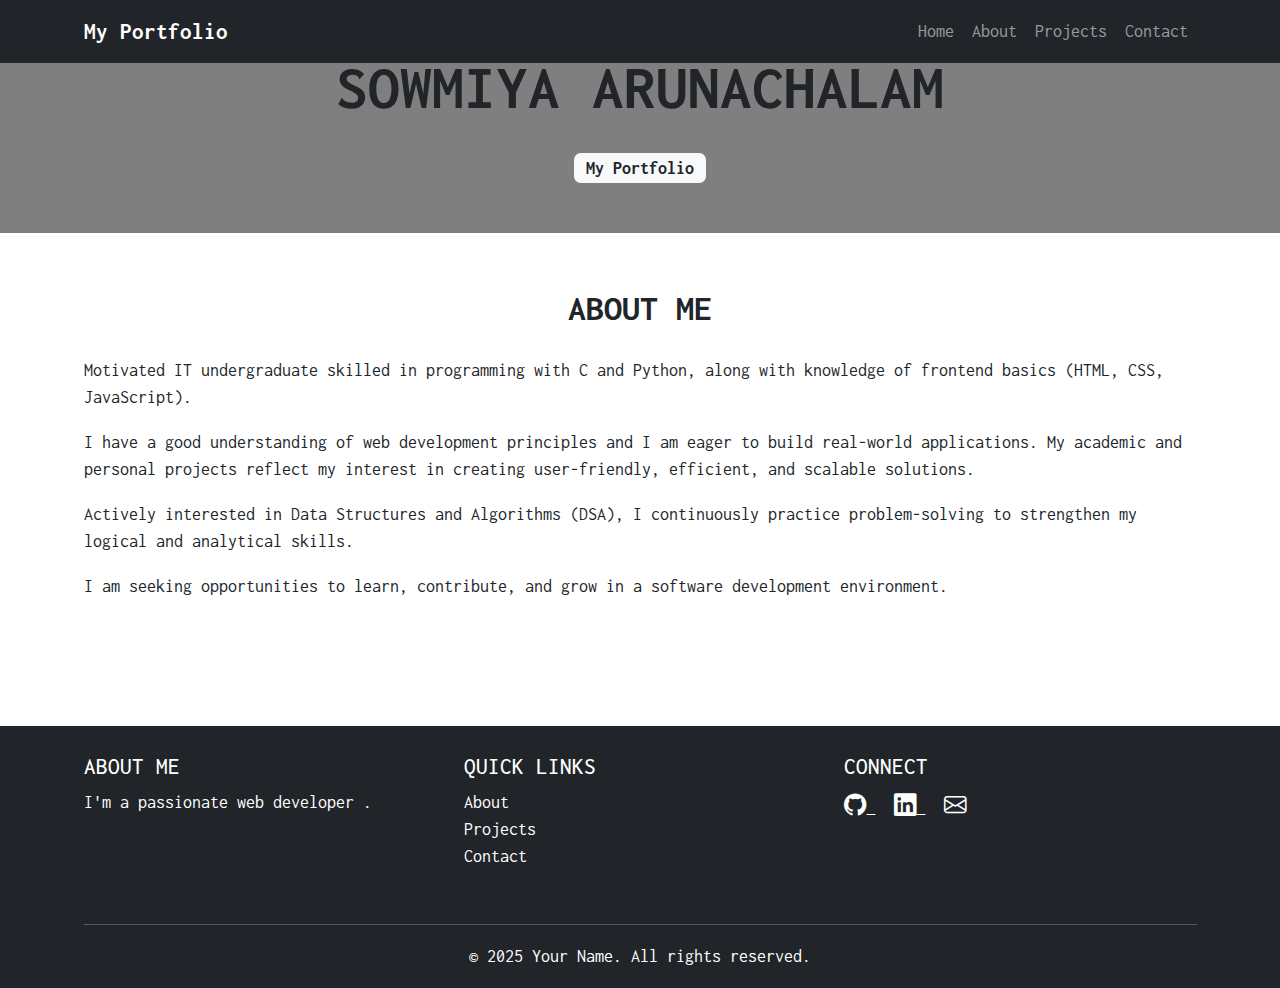
<file: index.html>
<!DOCTYPE html>
<html lang="en">
<head>
  <meta charset="UTF-8">
  <meta name="viewport" content="width=device-width, initial-scale=1.0">
  <title>My Portfolio</title>
  <!-- Bootstrap CSS -->
  <link href="https://cdn.jsdelivr.net/npm/bootstrap@5.3.3/dist/css/bootstrap.min.css" rel="stylesheet">
  <!-- Google Font -->
  <link rel="stylesheet" href="https://fonts.googleapis.com/css?family=Inconsolata">
    <link href="https://cdn.jsdelivr.net/npm/bootstrap-icons@1.10.5/font/bootstrap-icons.css" rel="stylesheet">

  <style>
    body, html {
      font-family: "Inconsolata", sans-serif;
      font-size: 18px;
    }

    
    .overlay {
      background: rgba(0,0,0,0.5);
      width: 100%;
      padding: 50px 20px;
      text-align: center;
    }

    @media (max-width: 576px) {
      .overlay h1 {
        font-size: 2rem;
      }
      .overlay span {
        font-size: 0.9rem;
      }
    }
  </style>
</head>
<body>

<!-- Navbar -->
<nav class="navbar navbar-expand-lg navbar-dark bg-dark fixed-top">
  <div class="container">
    <a class="navbar-brand fw-bold" href="index.html">My Portfolio</a>
    <button class="navbar-toggler" type="button" data-bs-toggle="collapse" data-bs-target="#navbarNav">
      <span class="navbar-toggler-icon"></span>
    </button>
    <div class="collapse navbar-collapse justify-content-end" id="navbarNav">
      <ul class="navbar-nav">
        <li class="nav-item"><a class="nav-link" href="index.html">Home</a></li>
        <li class="nav-item"><a class="nav-link" href="about.html">About</a></li>
        <li class="nav-item"><a class="nav-link" href="project.html">Projects</a></li>
        <li class="nav-item"><a class="nav-link" href="contact.html">Contact</a></li>
      </ul>
    </div>
  </div>
</nav>

<!-- Hero Section -->
<header class="bgimg">
  <div class="overlay">
    <h1 class="display-4 fw-bold">SOWMIYA ARUNACHALAM</h1>
    <span class="badge bg-light text-dark fs-6 mt-3">My Portfolio</span>
  </div>
</header>

<!-- About Section -->
<section class="container py-5" id="about">
  <div class="text-center mb-4">
    <h2 class="fw-bold">ABOUT ME</h2>
  </div>
  <p>
    Motivated IT undergraduate skilled in programming with C and Python, along with knowledge of frontend basics (HTML, CSS, JavaScript).
  </p>
  <p>
    I have a good understanding of web development principles and I am eager to build real-world applications. My academic and personal projects reflect my interest in creating user-friendly, efficient, and scalable solutions.
  </p>
  <p>
    Actively interested in Data Structures and Algorithms (DSA), I continuously practice problem-solving to strengthen my logical and analytical skills.
  </p>
  <p>
    I am seeking opportunities to learn, contribute, and grow in a software development environment.
  </p>
</section>

<!-- Bootstrap JS -->
   <footer class="bg-dark text-white pt-4 pb-3 mt-5">
  <div class="container text-center text-md-start">
    <div class="row">
      <!-- About -->
      <div class="col-md-4 mb-3">
        <h5 class="text-uppercase">About Me</h5>
        <p>
          I'm a passionate web developer .
        </p>
      </div>

      <!-- Quick Links -->
      <div class="col-md-4 mb-3">
        <h5 class="text-uppercase">Quick Links</h5>
        <ul class="list-unstyled">
          <li><a href="about.html" class="text-white text-decoration-none">About</a></li>
          <li><a href="project.html" class="text-white text-decoration-none">Projects</a></li>
          <li><a href="contact.html" class="text-white text-decoration-none">Contact</a></li>
        </ul>
      </div>

      <!-- Social Media -->
      <div class="col-md-4 mb-3">
        <h5 class="text-uppercase">Connect</h5>
        <a href="https://github.com/sowmiyacodes" class="text-white me-3" target="_blank">
          <i class="bi bi-github fs-5"></i>
        </a>
        <a href="#" class="text-white me-3" >
          <i class="bi bi-linkedin fs-5"></i>
        </a>
        <a href="mailto:sowmiya9b@example.com" class="text-white">
          <i class="bi bi-envelope fs-5"></i>
        </a>
      </div>
    </div>

    <hr class="border-light" />

    <div class="text-center">
      <p class="mb-0">&copy; 2025 Your Name. All rights reserved.</p>
    </div>
  </div>
</footer>
<script src="https://cdn.jsdelivr.net/npm/bootstrap@5.3.3/dist/js/bootstrap.bundle.min.js"></script>
</body>
</html>
</file>
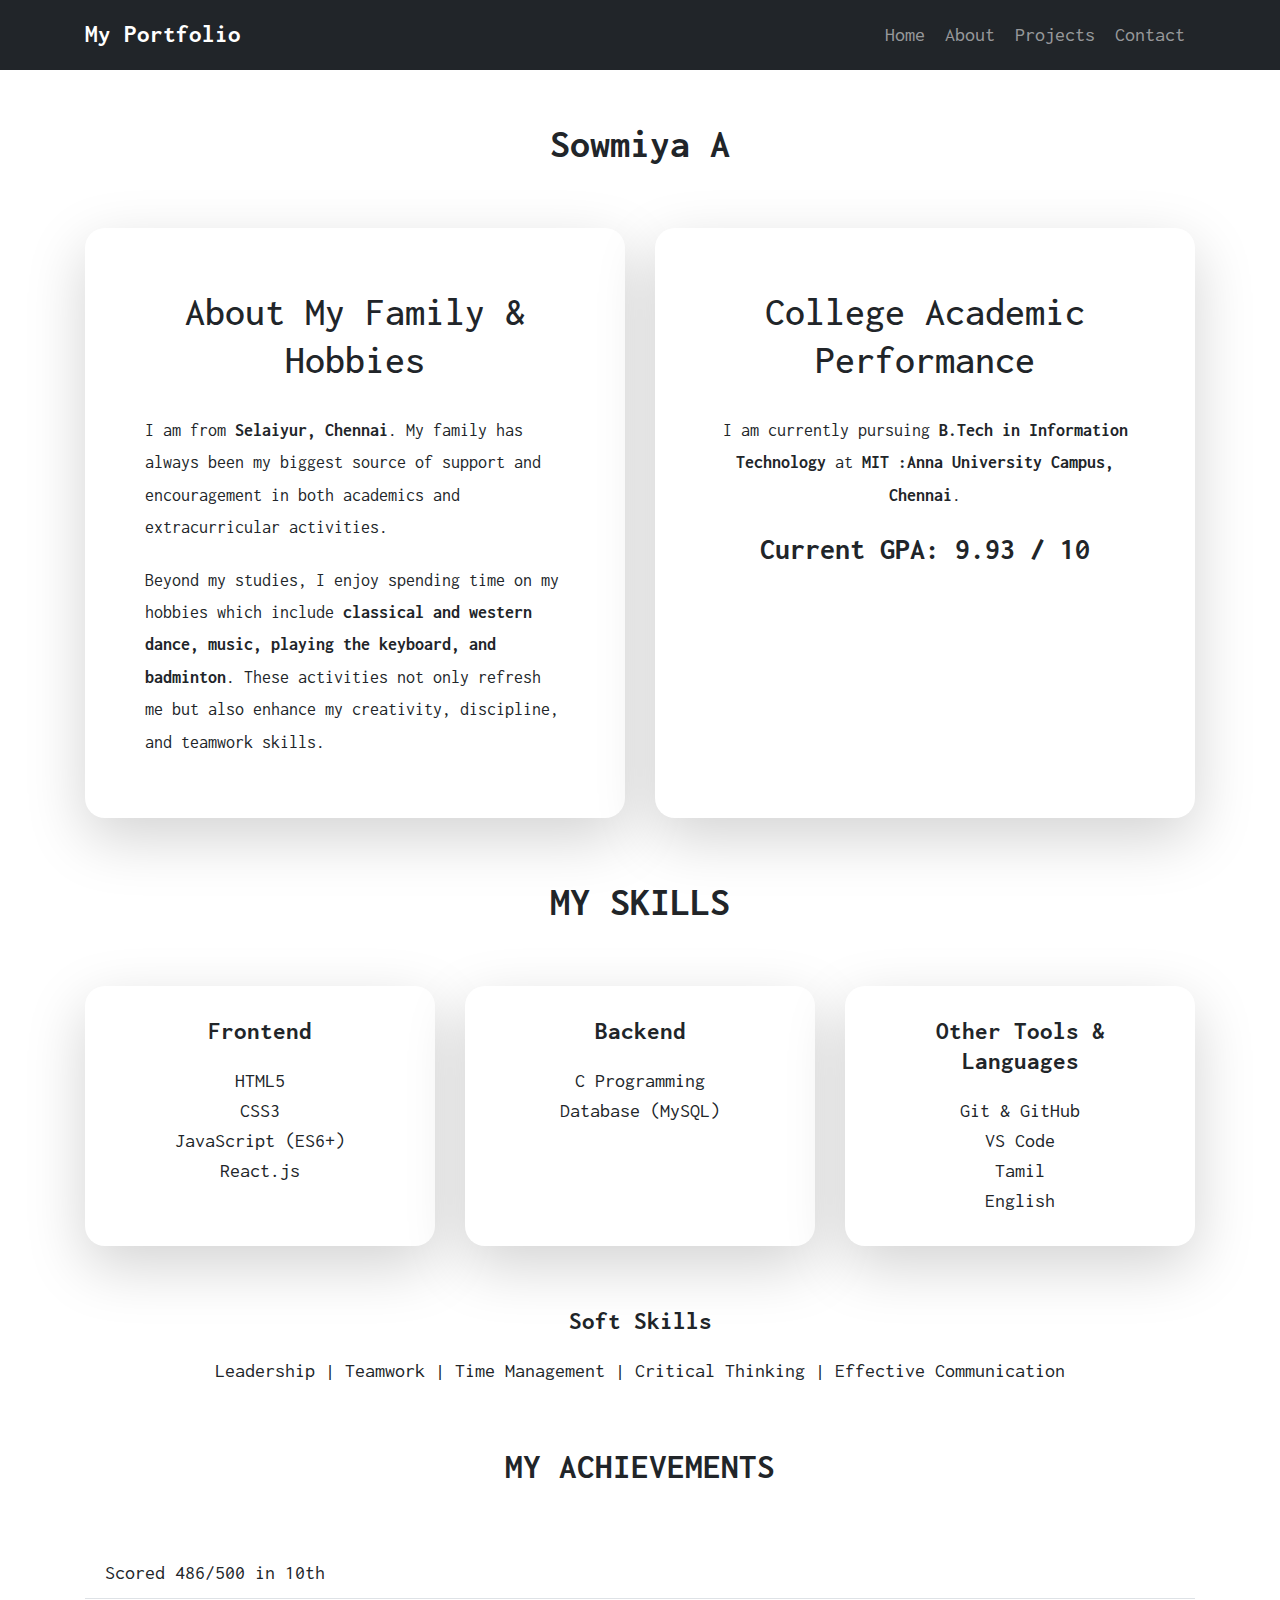
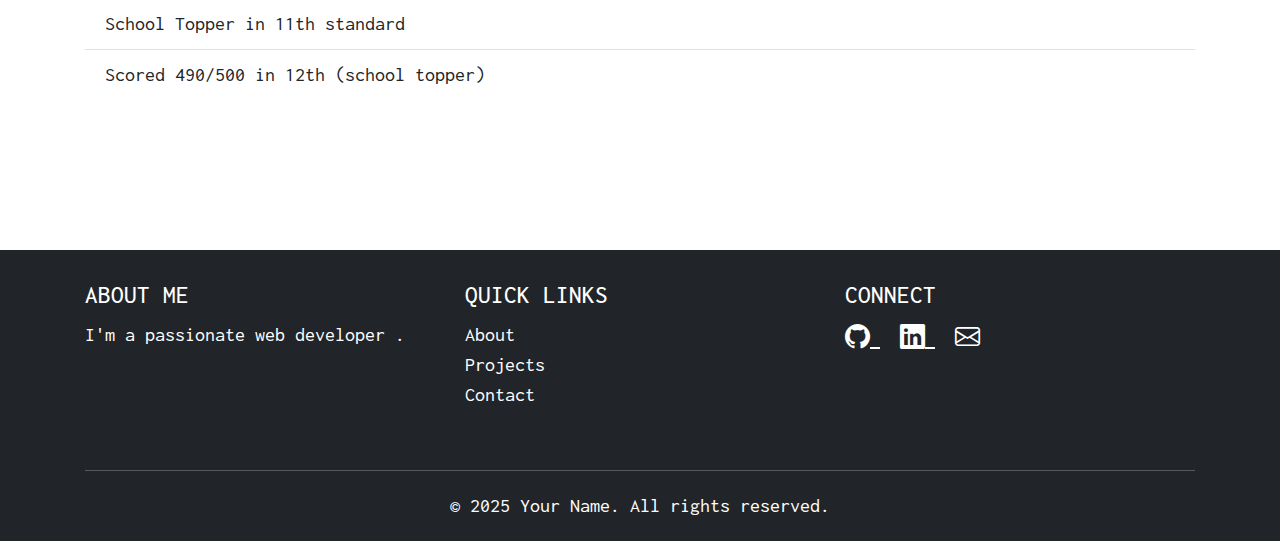
<file: about.html>
<!DOCTYPE html>
<html lang="en">
<head>
  <meta charset="UTF-8">
  <meta name="viewport" content="width=device-width, initial-scale=1.0">
  <title>My Portfolio</title>

  <!-- Bootstrap CSS -->
  <link href="https://cdn.jsdelivr.net/npm/bootstrap@5.3.3/dist/css/bootstrap.min.css" rel="stylesheet">

  <!-- Google Font -->
  <link rel="stylesheet" href="https://fonts.googleapis.com/css?family=Inconsolata">
    <link href="https://cdn.jsdelivr.net/npm/bootstrap-icons@1.10.5/font/bootstrap-icons.css" rel="stylesheet">


  <style>
    body, html {
      height: 100%;
      font-family: "Inconsolata", sans-serif;
      font-size: 20px;
    }

   
    .overlay {
      background: rgba(0,0,0,0.5);
      min-height: 75vh;
      display: flex;
      justify-content: center;
      align-items: center;
      text-align: center;
    }
     @media (max-width: 576px) {
      .overlay h1 {
        font-size: 2rem;
      }
      .overlay span {
        font-size: 0.9rem;
      }
    }
  </style>
</head>
<body>

<!-- Navbar -->
<nav class="navbar navbar-expand-lg navbar-dark bg-dark fixed-top">
  <div class="container">
    <a class="navbar-brand fw-bold" href="index.html">My Portfolio</a>
    <button class="navbar-toggler" type="button" data-bs-toggle="collapse" data-bs-target="#navbarNav">
      <span class="navbar-toggler-icon"></span>
    </button>
    <div class="collapse navbar-collapse justify-content-end" id="navbarNav">
      <ul class="navbar-nav">
        <li class="nav-item"><a class="nav-link" href="index.html">Home</a></li>
        <li class="nav-item"><a class="nav-link" href="about.html">About</a></li>
        <li class="nav-item"><a class="nav-link" href="project.html">Projects</a></li>
        <li class="nav-item"><a class="nav-link" href="contact.html">Contact</a></li>
      </ul>
    </div>
  </div>
</nav>


<!-- About Section -->
<!-- About Section -->
<section class="container py-5">
  <div class="text-center mb-5">
    <br><br>
    <h2 class="fw-bold">Sowmiya A</h2>
  </div>

  <div class="row g-4">
    <!-- Family & Hobbies Card -->
    <div class="col-md-6">
      <div class="card shadow-lg border-0 rounded-4 h-100">
        <div class="card-body p-5">
          <h2 class="card-title text-center mb-4">About My Family & Hobbies</h2>
          <p class="card-text" style="font-size:18px; line-height:1.8;">
            I am from <b>Selaiyur, Chennai</b>. My family has always been my biggest source of support and 
            encouragement in both academics and extracurricular activities.
          </p>
          <p class="card-text" style="font-size:18px; line-height:1.8;">
            Beyond my studies, I enjoy spending time on my hobbies which include <b>classical and western dance, music, 
            playing the keyboard, and badminton</b>. These activities not only refresh me but also enhance my creativity, 
            discipline, and teamwork skills.
          </p>
        </div>
      </div>
    </div>

    <!-- College GPA Card -->
    <div class="col-md-6">
      <div class="card shadow-lg border-0 rounded-4 h-100">
        <div class="card-body p-5 text-center">
          <h2 class="card-title mb-4">College Academic Performance</h2>
          <p class="card-text" style="font-size:18px; line-height:1.8;">
            I am currently pursuing <b>B.Tech in Information Technology</b> at <b>MIT :Anna University Campus, Chennai</b>.  
           
          <h4 class="text-dark fw-bold">Current GPA: <span class="text-dark">9.93 / 10</span></h4>
        </div>
      </div>
    </div>
  </div>
  <div class="text-center mb-5">
    <br><br>
    <h2 class="fw-bold">MY SKILLS</h2>
  </div>

  <div class="row g-4">
    <!-- Frontend Skills Card -->
    <div class="col-md-4">
      <div class="card shadow-lg border-0 rounded-4 h-100">
        <div class="card-body p-4 text-center">
          <h5 class="card-title fw-bold mb-3">Frontend</h5>
          <p class="card-text">HTML5<br>CSS3<br>JavaScript (ES6+)<br>React.js</p>
        </div>
      </div>
    </div>

    <!-- Backend Skills Card -->
    <div class="col-md-4">
      <div class="card shadow-lg border-0 rounded-4 h-100">
        <div class="card-body p-4 text-center">
          <h5 class="card-title fw-bold mb-3">Backend</h5>
          <p class="card-text">C Programming<br>Database (MySQL)</p>
        </div>
      </div>
    </div>

    <!-- Tools & Languages Card -->
    <div class="col-md-4">
      <div class="card shadow-lg border-0 rounded-4 h-100">
        <div class="card-body p-4 text-center">
          <h5 class="card-title fw-bold mb-3">Other Tools & Languages</h5>
          <p class="card-text">Git & GitHub<br>VS Code<br>Tamil<br>English</p>
        </div>
      </div>
    </div>
  </div>

  <!-- Soft Skills -->
  <div class="text-center mt-5">
    <h5 class="fw-bold mb-3">Soft Skills</h5>
    <p>Leadership | Teamwork | Time Management | Critical Thinking | Effective Communication</p>
  </div>
  <!-- Achievements -->
  <div class="text-center mb-5 mt-5">
    <h3 class="fw-bold">MY ACHIEVEMENTS</h3>
  </div>
  <ul class="list-group list-group-flush mb-4">
    <li class="list-group-item">Scored 486/500 in  10th</li>
    <li class="list-group-item">School Topper in 11th standard</li>
    <li class="list-group-item">Scored 490/500 in 12th (school topper)</li>
  </ul>
</section>
  <footer class="bg-dark text-white pt-4 pb-3 mt-5">
  <div class="container text-center text-md-start">
    <div class="row">
      <!-- About -->
      <div class="col-md-4 mb-3">
        <h5 class="text-uppercase">About Me</h5>
        <p>
          I'm a passionate web developer .
        </p>
      </div>

      <!-- Quick Links -->
      <div class="col-md-4 mb-3">
        <h5 class="text-uppercase">Quick Links</h5>
        <ul class="list-unstyled">
          <li><a href="about.html" class="text-white text-decoration-none">About</a></li>
          <li><a href="project.html" class="text-white text-decoration-none">Projects</a></li>
          <li><a href="contact.html" class="text-white text-decoration-none">Contact</a></li>
        </ul>
      </div>

      <!-- Social Media -->
      <div class="col-md-4 mb-3">
        <h5 class="text-uppercase">Connect</h5>
        <a href="https://github.com/sowmiyacodes" class="text-white me-3" target="_blank">
          <i class="bi bi-github fs-5"></i>
        </a>
        <a href="#" class="text-white me-3" >
          <i class="bi bi-linkedin fs-5"></i>
        </a>
        <a href="mailto:sowmiya9b@example.com" class="text-white">
          <i class="bi bi-envelope fs-5"></i>
        </a>
      </div>
    </div>

    <hr class="border-light" />

    <div class="text-center">
      <p class="mb-0">&copy; 2025 Your Name. All rights reserved.</p>
    </div>
  </div>
</footer>

<!-- Bootstrap JS -->
<script src="https://cdn.jsdelivr.net/npm/bootstrap@5.3.3/dist/js/bootstrap.bundle.min.js"></script>
</body>
</html>
</file>
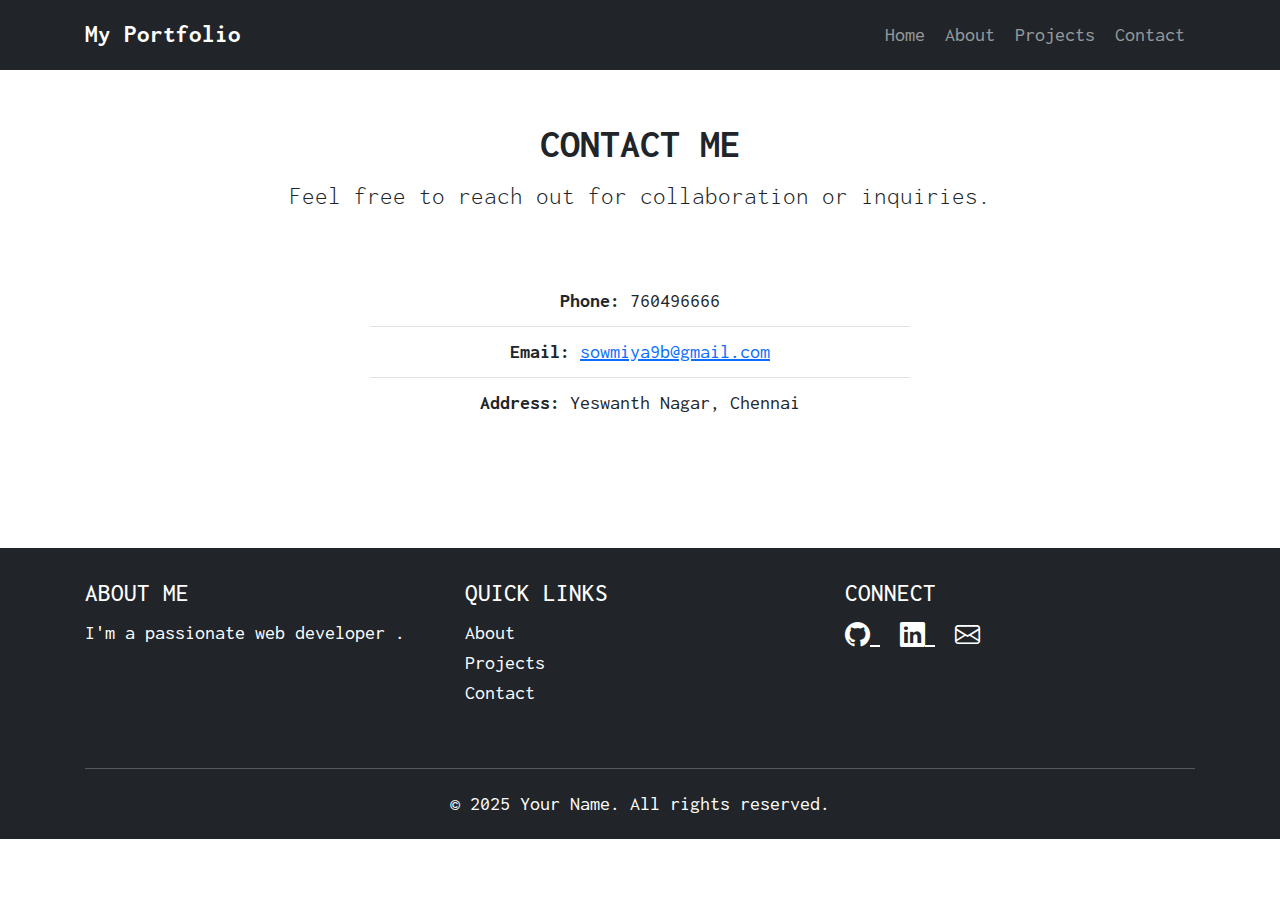
<file: contact.html>
<!DOCTYPE html>
<html lang="en">
<head>
  <meta charset="UTF-8">
  <meta name="viewport" content="width=device-width, initial-scale=1.0">
  <title>My portfolio</title>

  <!-- Bootstrap CSS -->
  <link href="https://cdn.jsdelivr.net/npm/bootstrap@5.3.3/dist/css/bootstrap.min.css" rel="stylesheet">

  <!-- Google Font -->
  <link rel="stylesheet" href="https://fonts.googleapis.com/css?family=Inconsolata">
  <link href="https://cdn.jsdelivr.net/npm/bootstrap-icons@1.10.5/font/bootstrap-icons.css" rel="stylesheet">

  <style>
    body, html {
      font-family: "Inconsolata", sans-serif;
      font-size: 20px;
    }
     
    .overlay {
      background: rgba(0,0,0,0.5);
      width: 100%;
      padding: 50px 20px;
      text-align: center;
    }

    @media (max-width: 576px) {
      .overlay h1 {
        font-size: 2rem;
      }
      .overlay span {
        font-size: 0.9rem;
      }
    }
     @media (max-width: 576px) {
      .overlay h1 {
        font-size: 2rem;
      }
      .overlay span {
        font-size: 0.9rem;
      }
    }

    
  </style>
</head>

<body>

<!-- Navbar -->
<nav class="navbar navbar-expand-lg navbar-dark bg-dark fixed-top">
  <div class="container">
    <a class="navbar-brand fw-bold" href="index.html">My Portfolio</a>
    <button class="navbar-toggler" type="button" data-bs-toggle="collapse" data-bs-target="#navbarNav">
      <span class="navbar-toggler-icon"></span>
    </button>
    <div class="collapse navbar-collapse justify-content-end" id="navbarNav">
      <ul class="navbar-nav">
        <li class="nav-item"><a class="nav-link" href="index.html">Home</a></li>
        <li class="nav-item"><a class="nav-link" href="about.html">About</a></li>
        <li class="nav-item"><a class="nav-link" href="project.html">Projects</a></li>
        <li class="nav-item"><a class="nav-link" href="contact.html">Contact</a></li>
      </ul>
    </div>
  </div>
</nav>
<!-- Contact Section -->
<section class="container py-5" id="contact">
  <div class="text-center mb-5">
    <br><br>
    <h2 class="fw-bold">CONTACT ME</h2>
    <p class="lead">Feel free to reach out for collaboration or inquiries.</p>
  </div>

  <div class="row justify-content-center">
    <div class="col-md-6">
      <ul class="list-group list-group-flush text-center">
        <li class="list-group-item">
          <strong>Phone:</strong> 760496666
        </li>
        <li class="list-group-item">
          <strong>Email:</strong> <a href="mailto:sowmiya9b@gmail.com">sowmiya9b@gmail.com</a>
        </li>
        <li class="list-group-item">
          <strong>Address:</strong> Yeswanth Nagar, Chennai
        </li>
      </ul>
    </div>
  </div>
</section>


  <footer class="bg-dark text-white pt-4 pb-3 mt-5">
  <div class="container text-center text-md-start">
    <div class="row">
      <!-- About -->
      <div class="col-md-4 mb-3">
        <h5 class="text-uppercase">About Me</h5>
        <p>
          I'm a passionate web developer .
        </p>
      </div>

      <!-- Quick Links -->
      <div class="col-md-4 mb-3">
        <h5 class="text-uppercase">Quick Links</h5>
        <ul class="list-unstyled">
          <li><a href="about.html" class="text-white text-decoration-none">About</a></li>
          <li><a href="project.html" class="text-white text-decoration-none">Projects</a></li>
          <li><a href="contact.html" class="text-white text-decoration-none">Contact</a></li>
        </ul>
      </div>

      <!-- Social Media -->
      <div class="col-md-4 mb-3">
        <h5 class="text-uppercase">Connect</h5>
        <a href="https://github.com/sowmiyacodes" class="text-white me-3" target="_blank">
          <i class="bi bi-github fs-5"></i>
        </a>
        <a href="#" class="text-white me-3" >
          <i class="bi bi-linkedin fs-5"></i>
        </a>
        <a href="mailto:sowmiya9b@example.com" class="text-white">
          <i class="bi bi-envelope fs-5"></i>
        </a>
      </div>
    </div>

    <hr class="border-light" />

    <div class="text-center">
      <p class="mb-0">&copy; 2025 Your Name. All rights reserved.</p>
    </div>
  </div>
</footer>

<!-- Bootstrap JS -->
<script src="https://cdn.jsdelivr.net/npm/bootstrap@5.3.3/dist/js/bootstrap.bundle.min.js"></script>
</body>

</html>
</file>
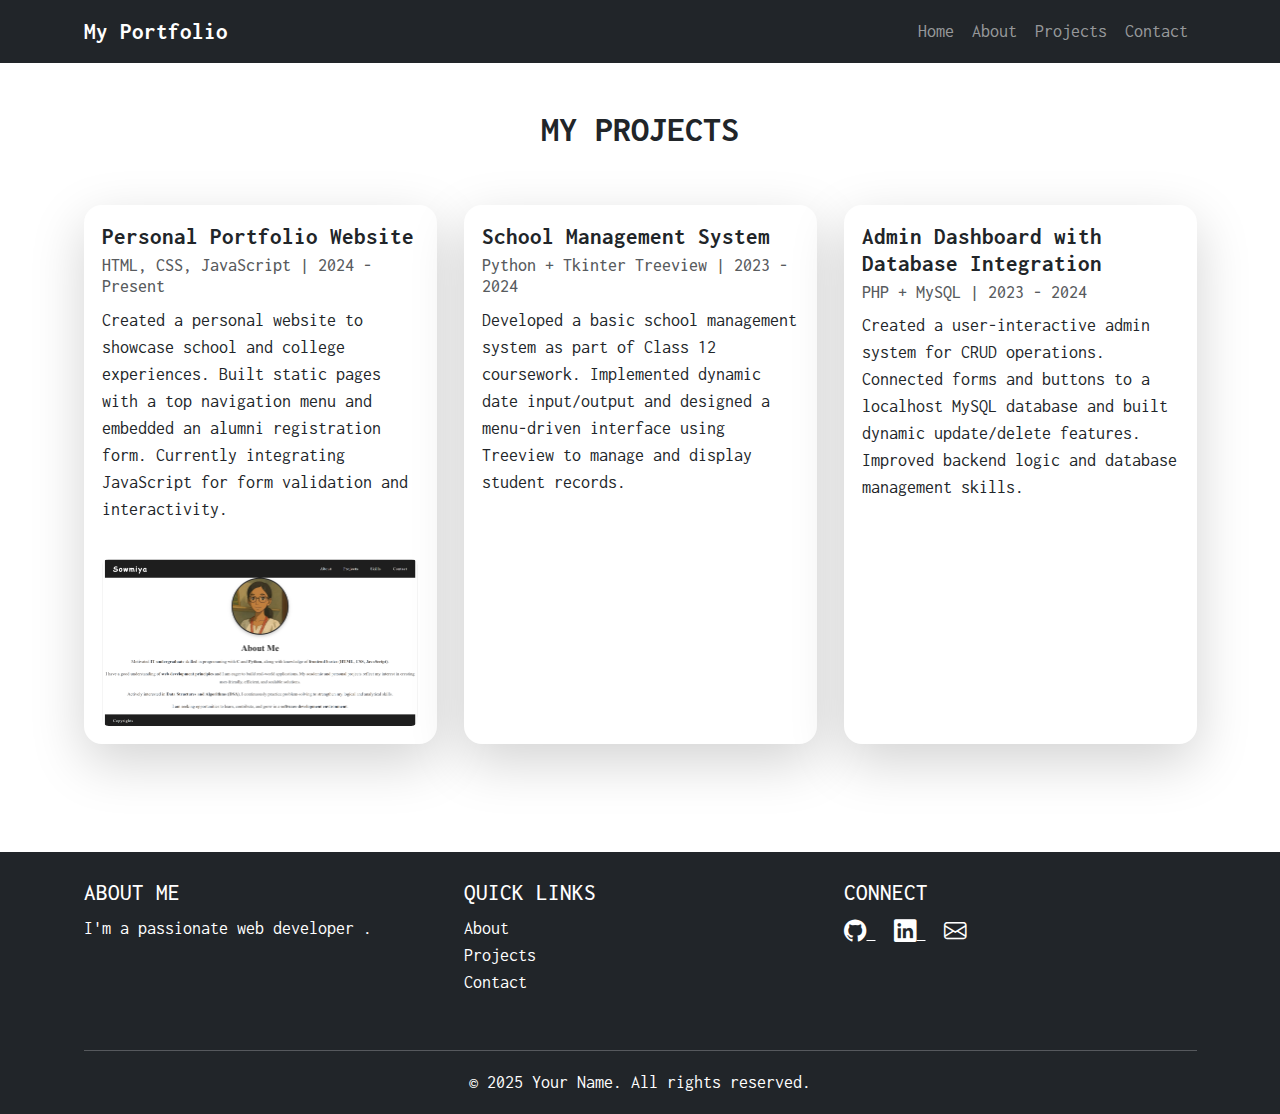
<file: project.html>
<!DOCTYPE html>
<html lang="en">
<head>
  <meta charset="UTF-8">
  <meta name="viewport" content="width=device-width, initial-scale=1.0">
  <title>My Portfolio</title>

  <!-- Bootstrap CSS -->
  <link href="https://cdn.jsdelivr.net/npm/bootstrap@5.3.3/dist/css/bootstrap.min.css" rel="stylesheet">

  <!-- Google Font -->
  <link rel="stylesheet" href="https://fonts.googleapis.com/css?family=Inconsolata">
    <link href="https://cdn.jsdelivr.net/npm/bootstrap-icons@1.10.5/font/bootstrap-icons.css" rel="stylesheet">

  <style>
    body, html {
      height: 100%;
      font-family: "Inconsolata", sans-serif;
      font-size: 18px;
    }
     
    .overlay {
      background: rgba(0,0,0,0.5);
      width: 100%;
      padding: 50px 20px;
      text-align: center;
    }

    @media (max-width: 576px) {
      .overlay h1 {
        font-size: 2rem;
      }
      .overlay span {
        font-size: 0.9rem;
      }
    }
    
   
  </style>
</head>
<body>

<!-- Navbar -->
<nav class="navbar navbar-expand-lg navbar-dark bg-dark fixed-top">
  <div class="container">
    <a class="navbar-brand fw-bold" href="index.html">My Portfolio</a>
    <button class="navbar-toggler" type="button" data-bs-toggle="collapse" data-bs-target="#navbarNav">
      <span class="navbar-toggler-icon"></span>
    </button>
    <div class="collapse navbar-collapse justify-content-end" id="navbarNav">
      <ul class="navbar-nav">
        <li class="nav-item"><a class="nav-link" href="index.html">Home</a></li>
        <li class="nav-item"><a class="nav-link" href="about.html">About</a></li>
        <li class="nav-item"><a class="nav-link" href="project.html">Projects</a></li>
        <li class="nav-item"><a class="nav-link" href="contact.html">Contact</a></li>
      </ul>
    </div>
  </div>
</nav>


<section class="container py-5" id="projects">
  <div class="text-center mb-5">
    <br><br>
    <h2 class="fw-bold">MY PROJECTS</h2>
  </div>

  <div class="row g-4">
    <!-- Project 1 -->
   <!-- Project 1 -->
<div class="col-md-4">
  <div class="card h-100 shadow-lg border-0 rounded-4">
    <div class="card-body">
      <h5 class="card-title fw-bold">Personal Portfolio Website</h5>
      <h6 class="card-subtitle mb-2 text-muted">HTML, CSS, JavaScript | 2024 - Present</h6>
      <p class="card-text">
        Created a personal website to showcase school and college experiences. Built static pages with a top navigation menu and embedded an alumni registration form. Currently integrating JavaScript for form validation and interactivity.
      </p>
      <!-- Image below the text -->
      <img src="image.png" alt="Portfolio Screenshot" class="img-fluid rounded mt-3">
    </div>
  </div>
</div>


    <!-- Project 2 -->
    <div class="col-md-4">
      <div class="card h-100 shadow-lg border-0 rounded-4">
        <div class="card-body">
          <h5 class="card-title fw-bold">School Management System</h5>
          <h6 class="card-subtitle mb-2 text-muted">Python + Tkinter Treeview | 2023 - 2024</h6>
          <p class="card-text">
            Developed a basic school management system as part of Class 12 coursework. Implemented dynamic date input/output and designed a menu-driven interface using Treeview to manage and display student records.
          </p>
        </div>
      </div>
    </div>

    <!-- Project 3 -->
    <div class="col-md-4">
      <div class="card h-100 shadow-lg border-0 rounded-4">
        <div class="card-body">
          <h5 class="card-title fw-bold">Admin Dashboard with Database Integration</h5>
          <h6 class="card-subtitle mb-2 text-muted">PHP + MySQL | 2023 - 2024</h6>
          <p class="card-text">
            Created a user-interactive admin system for CRUD operations. Connected forms and buttons to a localhost MySQL database and built dynamic update/delete features. Improved backend logic and database management skills.
          </p>
        </div>
      </div>
    </div>
  </div>
</section>

  <footer class="bg-dark text-white pt-4 pb-3 mt-5">
  <div class="container text-center text-md-start">
    <div class="row">
      <!-- About -->
      <div class="col-md-4 mb-3">
        <h5 class="text-uppercase">About Me</h5>
        <p>
          I'm a passionate web developer .
        </p>
      </div>

      <!-- Quick Links -->
      <div class="col-md-4 mb-3">
        <h5 class="text-uppercase">Quick Links</h5>
        <ul class="list-unstyled">
          <li><a href="about.html" class="text-white text-decoration-none">About</a></li>
          <li><a href="project.html" class="text-white text-decoration-none">Projects</a></li>
          <li><a href="contact.html" class="text-white text-decoration-none">Contact</a></li>
        </ul>
      </div>

      <!-- Social Media -->
      <div class="col-md-4 mb-3">
        <h5 class="text-uppercase">Connect</h5>
        <a href="https://github.com/sowmiyacodes" class="text-white me-3" target="_blank">
          <i class="bi bi-github fs-5"></i>
        </a>
        <a href="#" class="text-white me-3" >
          <i class="bi bi-linkedin fs-5"></i>
        </a>
        <a href="mailto:sowmiya9b@example.com" class="text-white">
          <i class="bi bi-envelope fs-5"></i>
        </a>
      </div>
    </div>

    <hr class="border-light" />

    <div class="text-center">
      <p class="mb-0">&copy; 2025 Your Name. All rights reserved.</p>
    </div>
  </div>
</footer>
<!-- Bootstrap JS -->
<script src="https://cdn.jsdelivr.net/npm/bootstrap@5.3.3/dist/js/bootstrap.bundle.min.js"></script>
</body>
</html>
</file>
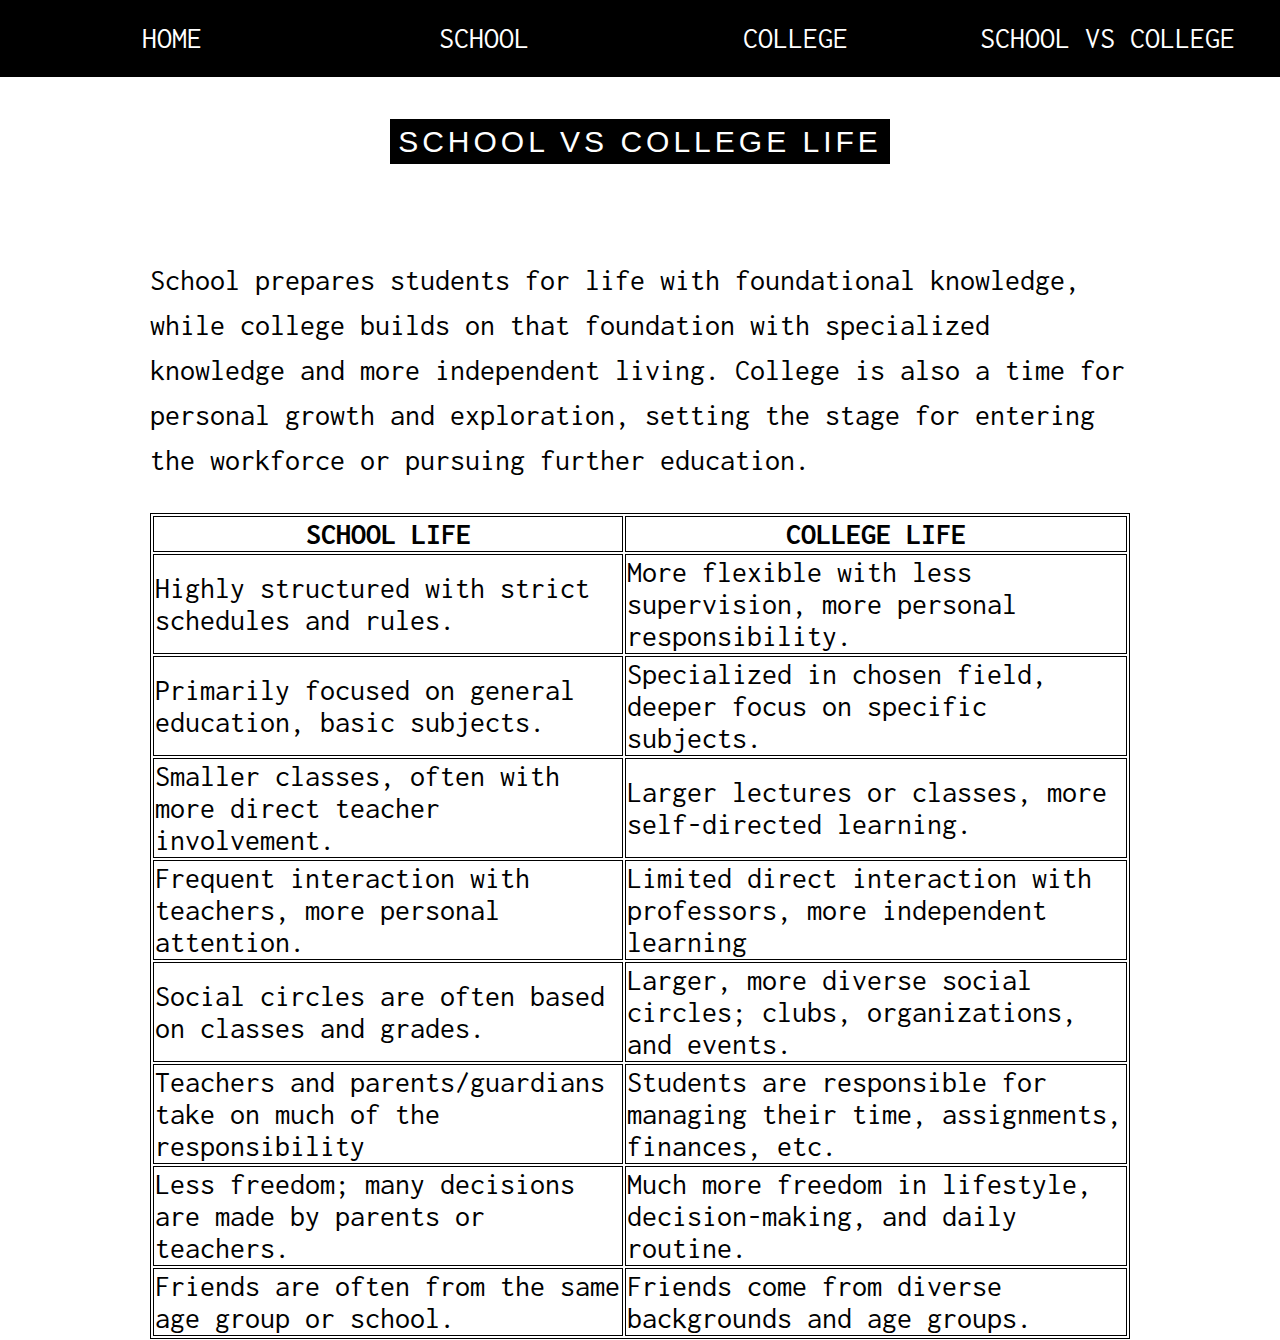
<file: sccl.html>
<html>
<head>
<title>My Blog</title>
<link rel="stylesheet" href="https://fonts.googleapis.com/css?family=Inconsolata">
<link rel="stylesheet" type="text/css" href="w3.css">
<style>

body, html {
  height: 100%;
  font-family: "Inconsolata", sans-serif;
  font-size: 30px;
}





table,th,td{
	border:1px solid black;
font-size: 30px;
}

</style>
</head>
<body>

<div class="w3-top">
  <div class="w3-row w3-padding w3-black">
    <div class="w3-col s3">
      <a href="aboutmyself.html" class="w3-button w3-block w3-black">HOME</a>
    </div>
    <div class="w3-col s3">
      <a href="school.html" class="w3-button w3-block w3-black">SCHOOL</a>
    </div>
    <div class="w3-col s3">
      <a href="college.html" class="w3-button w3-block w3-black">COLLEGE</a>
    </div>
    <div class="w3-col s3">
      <a href="sccl.html" class="w3-button w3-block w3-black">SCHOOL VS COLLEGE</a>
    </div>
  </div>
</div>
 
<!-- About Container -->

	<div class="w3-container" id="about">
  <div class="w3-content" >
  	<br>
    <h2 class="w3-center w3-padding-64"><span class="w3-tag w3-wide">SCHOOL VS COLLEGE LIFE</span></h2>
 <p class = "sccl">
School prepares students for life with foundational knowledge, while college builds on that foundation with specialized knowledge and more independent living. College is also a time for personal growth and exploration, setting the stage for entering the workforce or pursuing further education.
</p>
<table>
<tr>
<th>SCHOOL LIFE</th>
<th>COLLEGE LIFE</th>
</tr>

<tr>
<td>Highly structured with strict schedules and rules.</td>
<td>More flexible with less supervision, more personal responsibility.</td>
</tr>


<tr>
<td>Primarily focused on general education, basic subjects.</td>
<td>Specialized in chosen field, deeper focus on specific subjects.</td>
</tr>

<tr>
<td>Smaller classes, often with more direct teacher involvement.</td>
<td>Larger lectures or classes, more self-directed learning.</td>
</tr>

<tr>
<td>Frequent interaction with teachers, more personal attention.</td>
<td>Limited direct interaction with professors, more independent learning</td>
</tr>

<tr>
<td>Social circles are often based on classes and grades. </td>
<td>Larger, more diverse social circles; clubs, organizations, and events.</td>
</tr>


<tr>
<td>Teachers and parents/guardians take on much of the responsibility</td>
<td>Students are responsible for managing their time, assignments, finances, etc.</td>
</tr>

<tr>
<td>Less freedom; many decisions are made by parents or teachers.</td>
<td>Much more freedom in lifestyle, decision-making, and daily routine.</td>
</tr>


<tr>
<td>Friends are often from the same age group or school.</td>
<td>Friends come from diverse backgrounds and age groups.</td>
</tr>


  </div>
</div>









</body>
</html>
</file>
